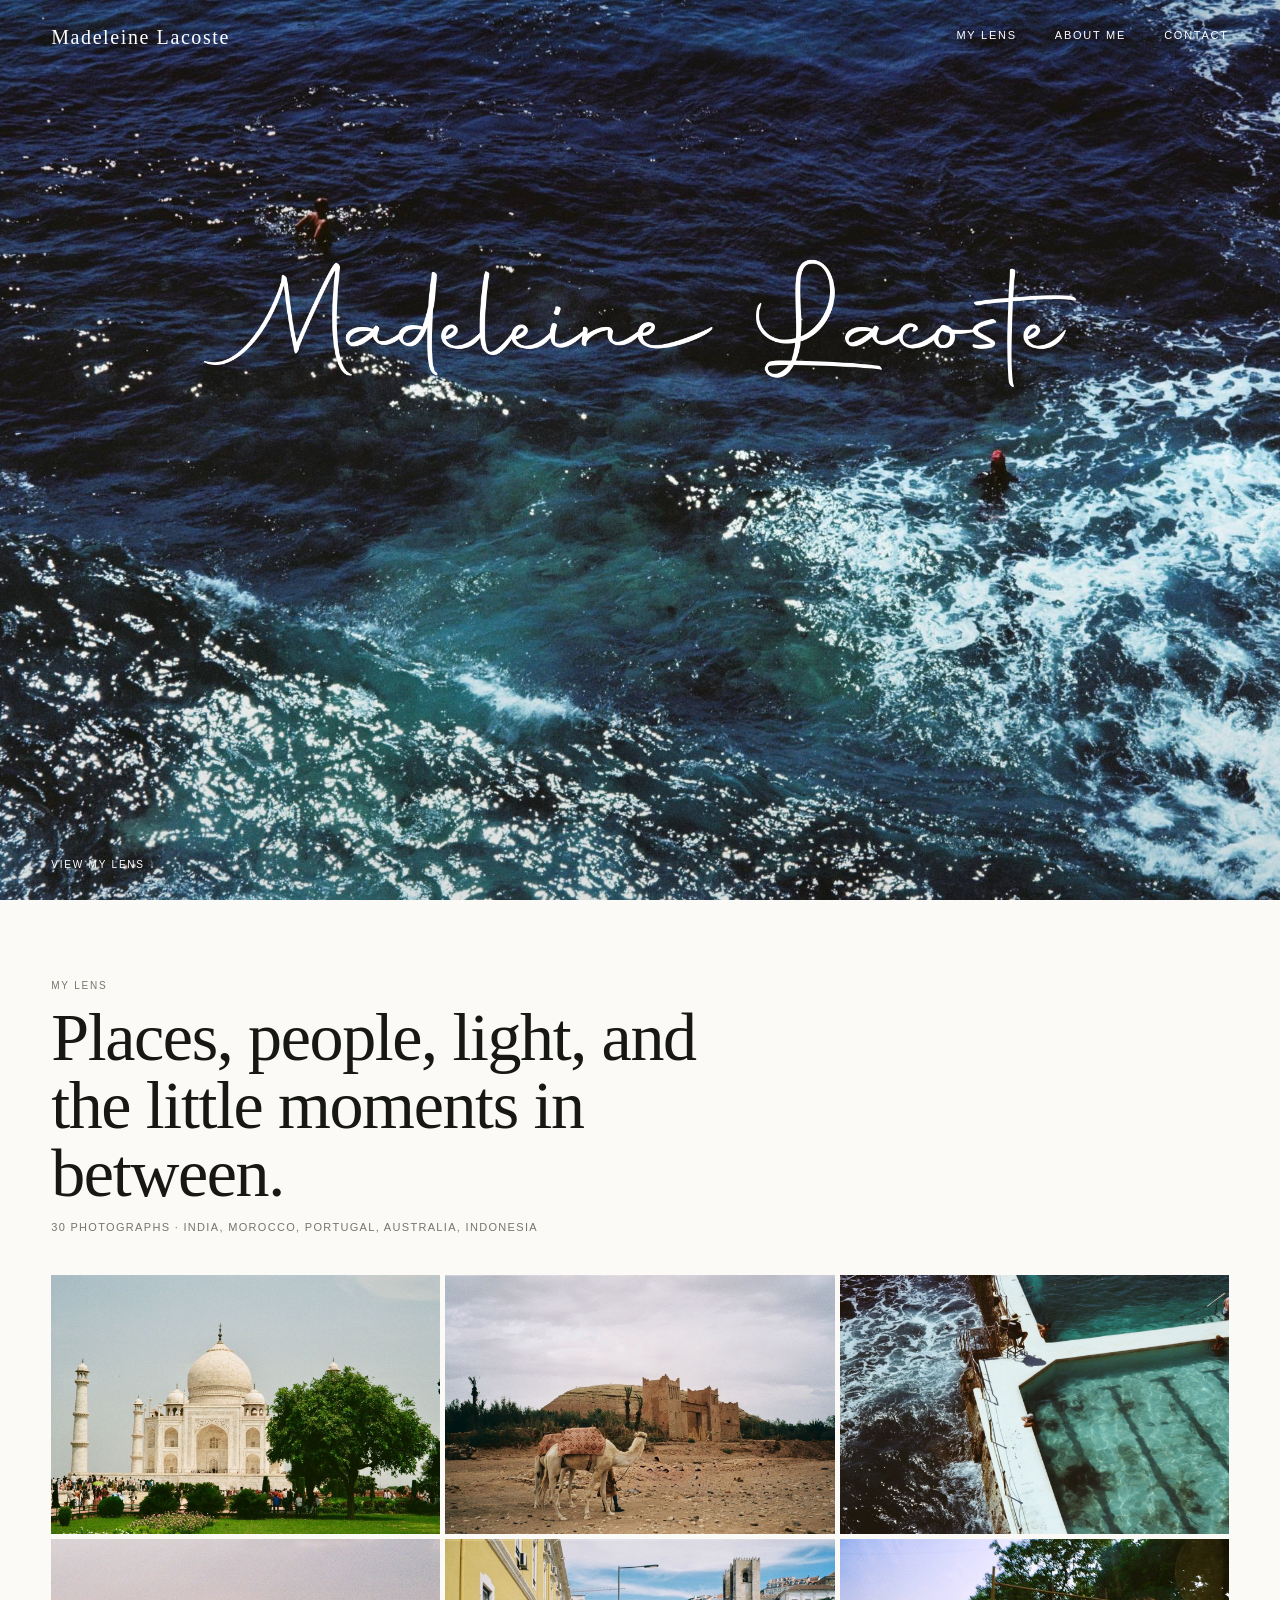
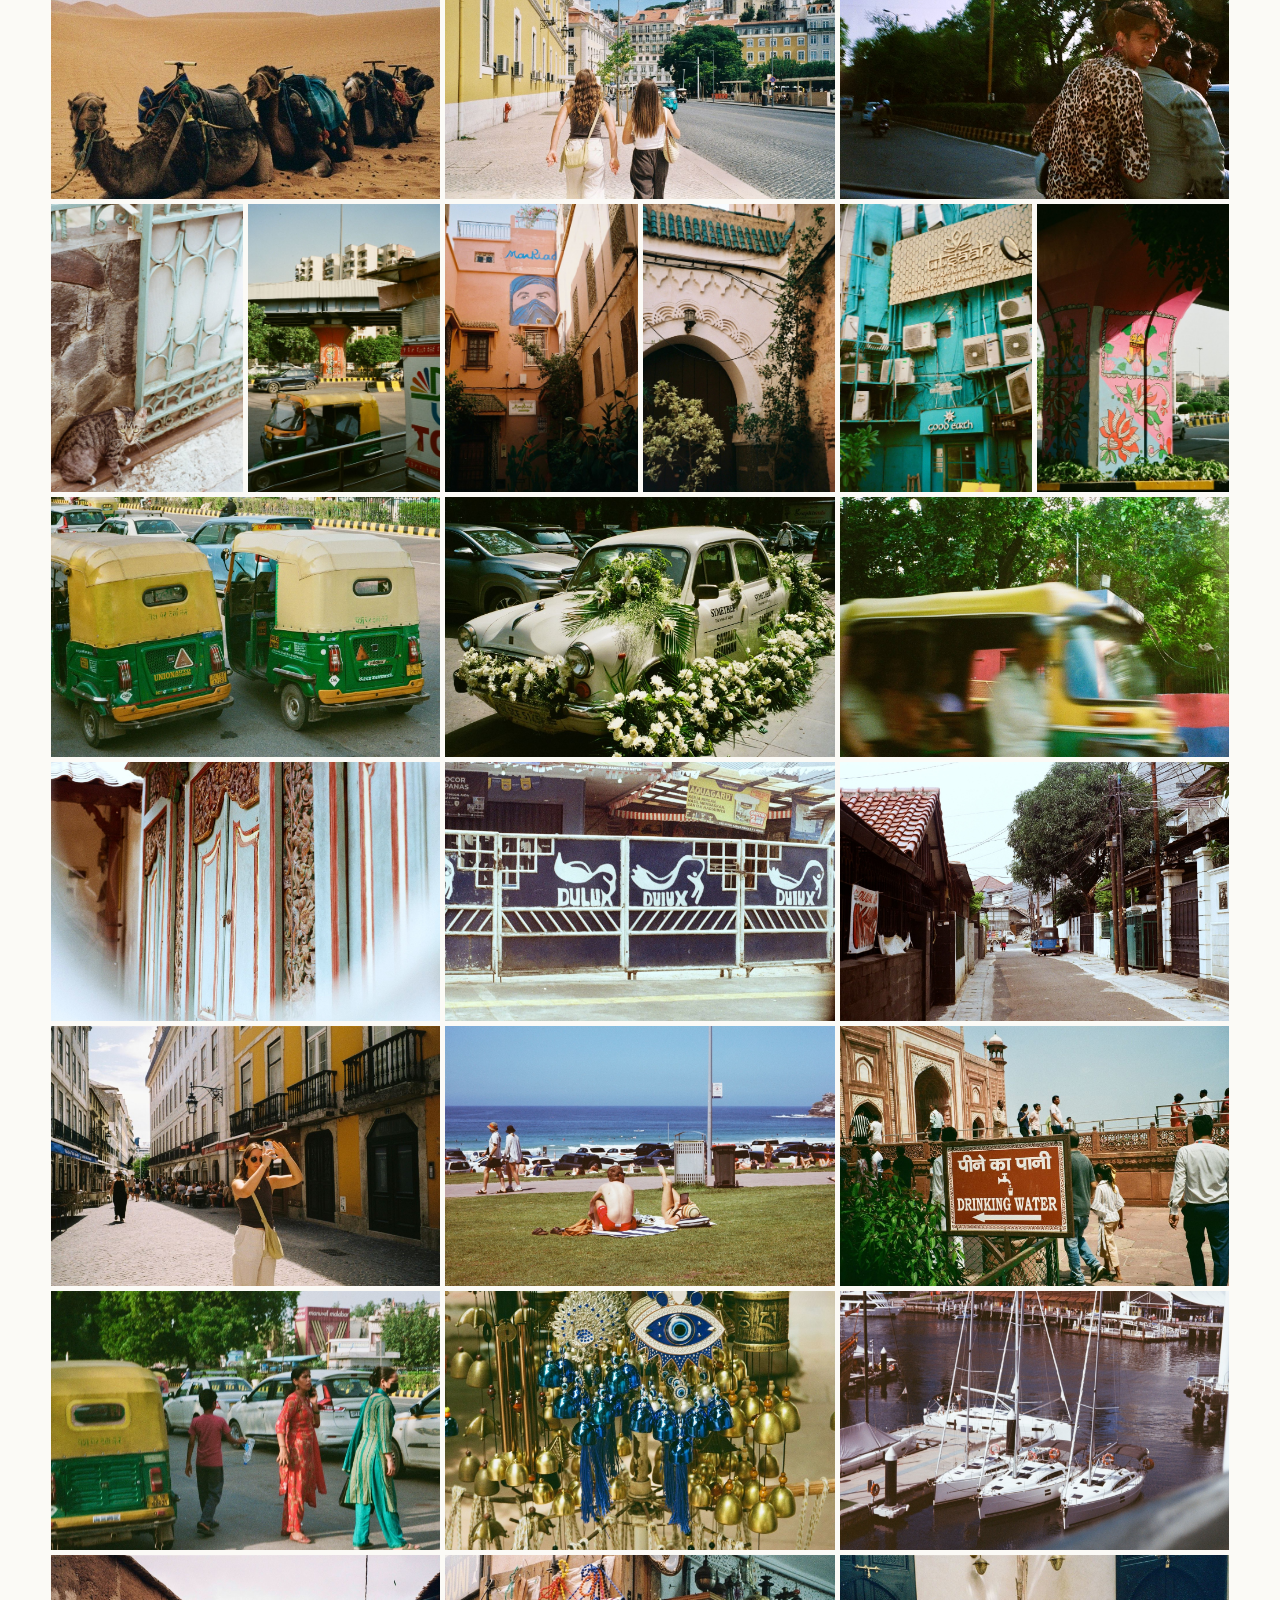
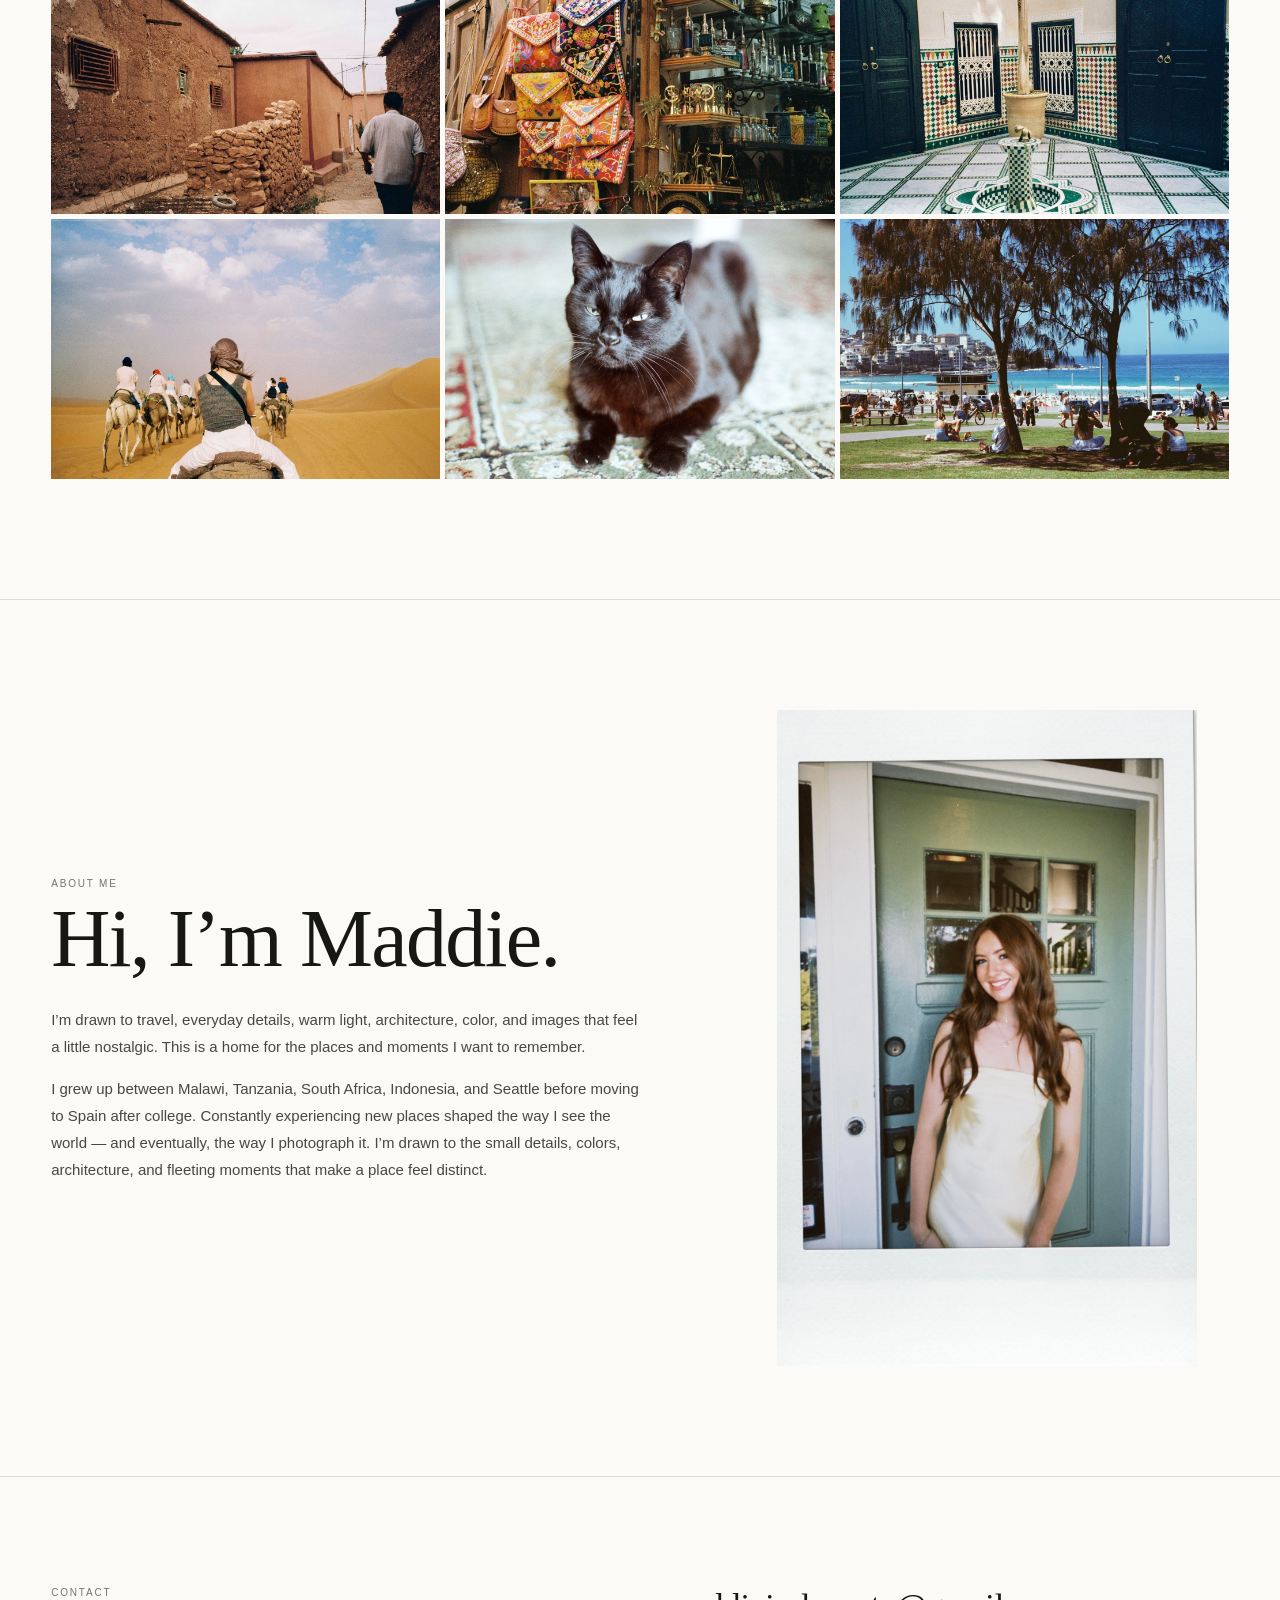
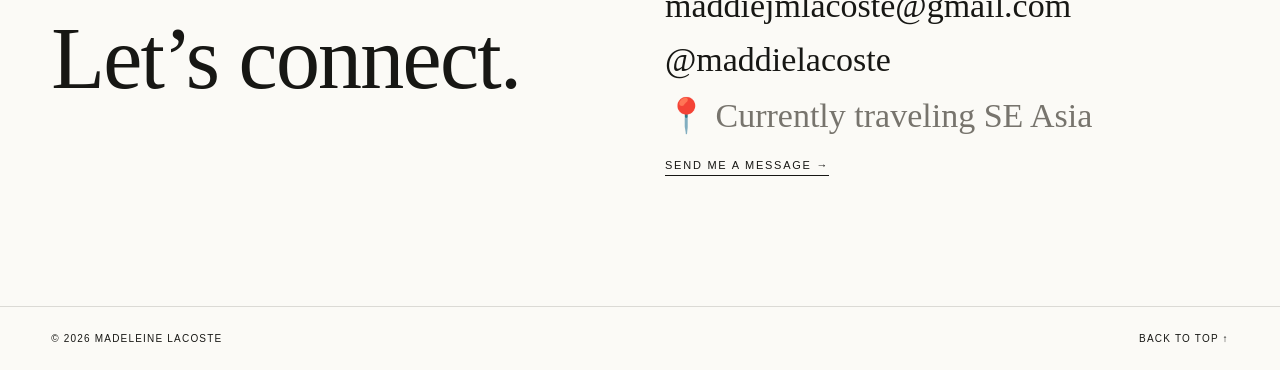
<file: index.html>
<!doctype html><html lang="en"><head><meta charset="utf-8"><meta name="viewport" content="width=device-width,initial-scale=1"><title>Madeleine Lacoste — Photography</title><meta name="description" content="Travel photography by Madeleine Lacoste"><link rel="stylesheet" href="styles.css?v=3">
</head>
<body>

<header class="site-header"><a class="brand" href="#top">Madeleine Lacoste</a><nav class="nav"><a href="#work">My Lens</a><a href="#about">About Me</a><a href="contact.html">Contact</a></nav></header>

<main>
<section id="top" class="hero"><div class="hero-title"><img src="assets/madeleine-lacoste-title.png" alt="Madeleine Lacoste" data-caption=""></div>
<div class="scroll-cue">View my lens ↓</div>
</section>

<section id="work" class="work"><div class="section-intro"><div class="eyebrow">My Lens</div>
<h1>Places, people, light, and the little moments in between.</h1><div class="count">30 photographs · India, Morocco, Portugal, Australia, Indonesia</div>
</div>
<!-- GALLERY START: edit each image alt/data-caption if you want descriptions -->
<div class="gallery"><div class="gallery-row landscape-row"><button class="photo-card" type="button" aria-label="Open photo 1" onclick="openLightbox(this)"><img loading="lazy" src="assets/gallery/photo-23.jpg" alt="Photograph, Agra, India" data-name="Agra, India" data-caption="Agra, India"></button><button class="photo-card" type="button" aria-label="Open photo 2" onclick="openLightbox(this)"><img loading="lazy" src="assets/gallery/photo-15.jpg" alt="Photograph, Morocco" data-name="Morocco" data-caption="Morocco"></button><button class="photo-card" type="button" aria-label="Open photo 3" onclick="openLightbox(this)"><img loading="lazy" src="assets/gallery/photo-69.jpg" alt="Photograph, Bondi, Sydney" data-name="Bondi, Sydney" data-caption="Bondi, Sydney"></button></div>
<div class="gallery-row landscape-row"><button class="photo-card" type="button" aria-label="Open photo 4" onclick="openLightbox(this)"><img loading="lazy" src="assets/gallery/photo-16.jpg" alt="Photograph, Morocco" data-name="Morocco" data-caption="Morocco"></button><button class="photo-card" type="button" aria-label="Open photo 5" onclick="openLightbox(this)"><img loading="lazy" src="assets/gallery/photo-12.jpg" alt="Photograph, Lisbon, Portugal" data-name="Lisbon, Portugal" data-caption="Lisbon, Portugal"></button><button class="photo-card" type="button" aria-label="Open photo 6" onclick="openLightbox(this)"><img loading="lazy" src="assets/gallery/photo-52.jpg?v=2" alt="Photograph, India" data-name="India" data-caption="India"></button></div>
<div class="gallery-row portrait-row"><button class="photo-card" type="button" aria-label="Open photo 7" onclick="openLightbox(this)"><img loading="lazy" src="assets/gallery/photo-67.jpg?v=2" alt="Photograph" data-name="" data-caption=""></button><button class="photo-card" type="button" aria-label="Open photo 8" onclick="openLightbox(this)"><img loading="lazy" src="assets/gallery/photo-45.jpg" alt="Photograph, Delhi, India" data-name="Delhi, India" data-caption="Delhi, India"></button><button class="photo-card" type="button" aria-label="Open photo 9" onclick="openLightbox(this)"><img loading="lazy" src="assets/gallery/photo-30.jpg" alt="Photograph, Morocco" data-name="Morocco" data-caption="Morocco"></button><button class="photo-card" type="button" aria-label="Open photo 10" onclick="openLightbox(this)"><img loading="lazy" src="assets/gallery/photo-75.jpg" alt="Photograph, Morocco" data-name="Morocco" data-caption="Morocco"></button><button class="photo-card" type="button" aria-label="Open photo 11" onclick="openLightbox(this)"><img loading="lazy" src="assets/gallery/photo-46.jpg" alt="Photograph, India" data-name="India" data-caption="India"></button><button class="photo-card" type="button" aria-label="Open photo 12" onclick="openLightbox(this)"><img loading="lazy" src="assets/gallery/photo-58.jpg" alt="Photograph, India" data-name="India" data-caption="India"></button></div>
<div class="gallery-row landscape-row"><button class="photo-card" type="button" aria-label="Open photo 13" onclick="openLightbox(this)"><img loading="lazy" src="assets/gallery/photo-41.jpg" alt="Photograph, Delhi, India" data-name="Delhi, India" data-caption="Delhi, India"></button><button class="photo-card" type="button" aria-label="Open photo 14" onclick="openLightbox(this)"><img loading="lazy" src="assets/gallery/photo-44.jpg" alt="Photograph, India" data-name="India" data-caption="India"></button><button class="photo-card" type="button" aria-label="Open photo 15" onclick="openLightbox(this)"><img loading="lazy" src="assets/gallery/photo-64.jpg" alt="Photograph, India" data-name="India" data-caption="India"></button></div>
<div class="gallery-row landscape-row"><button class="photo-card" type="button" aria-label="Open photo 16" onclick="openLightbox(this)"><img loading="lazy" src="assets/gallery/photo-76.jpg" alt="Photograph, Jakarta, Indonesia" data-name="Jakarta, Indonesia" data-caption="Jakarta, Indonesia"></button><button class="photo-card" type="button" aria-label="Open photo 17" onclick="openLightbox(this)"><img loading="lazy" src="assets/gallery/photo-77.jpg" alt="Photograph, Jakarta, Indonesia" data-name="Jakarta, Indonesia" data-caption="Jakarta, Indonesia"></button><button class="photo-card" type="button" aria-label="Open photo 18" onclick="openLightbox(this)"><img loading="lazy" src="assets/gallery/photo-78.jpg" alt="Photograph, Jakarta, Indonesia" data-name="Jakarta, Indonesia" data-caption="Jakarta, Indonesia"></button></div>
<div class="gallery-row landscape-row"><button class="photo-card" type="button" aria-label="Open photo 19" onclick="openLightbox(this)"><img loading="lazy" src="assets/gallery/photo-14.jpg" alt="Photograph, Lisbon, Portugal" data-name="Lisbon, Portugal" data-caption="Lisbon, Portugal"></button><button class="photo-card" type="button" aria-label="Open photo 20" onclick="openLightbox(this)"><img loading="lazy" src="assets/gallery/photo-70.jpg" alt="Photograph, Bondi, Sydney" data-name="Bondi, Sydney" data-caption="Bondi, Sydney"></button><button class="photo-card" type="button" aria-label="Open photo 21" onclick="openLightbox(this)"><img loading="lazy" src="assets/gallery/photo-22.jpg" alt="Photograph, India" data-name="India" data-caption="India"></button></div>
<div class="gallery-row landscape-row"><button class="photo-card" type="button" aria-label="Open photo 22" onclick="openLightbox(this)"><img loading="lazy" src="assets/gallery/photo-53.jpg" alt="Photograph, India" data-name="India" data-caption="India"></button><button class="photo-card" type="button" aria-label="Open photo 23" onclick="openLightbox(this)"><img loading="lazy" src="assets/gallery/photo-26.jpg" alt="Photograph, India" data-name="India" data-caption="India"></button><button class="photo-card" type="button" aria-label="Open photo 24" onclick="openLightbox(this)"><img loading="lazy" src="assets/gallery/photo-73.jpg" alt="Photograph, Sydney" data-name="Sydney" data-caption="Sydney"></button></div>
<div class="gallery-row landscape-row"><button class="photo-card" type="button" aria-label="Open photo 25" onclick="openLightbox(this)"><img loading="lazy" src="assets/gallery/photo-04.jpg" alt="Photograph, Morocco" data-name="Morocco" data-caption="Morocco"></button><button class="photo-card" type="button" aria-label="Open photo 26" onclick="openLightbox(this)"><img loading="lazy" src="assets/gallery/photo-07.jpg" alt="Photograph" data-name="" data-caption=""></button><button class="photo-card" type="button" aria-label="Open photo 27" onclick="openLightbox(this)"><img loading="lazy" src="assets/gallery/photo-10.jpg" alt="Photograph, Morocco" data-name="Morocco" data-caption="Morocco"></button></div>
<div class="gallery-row landscape-row"><button class="photo-card" type="button" aria-label="Open photo 28" onclick="openLightbox(this)"><img loading="lazy" src="assets/gallery/photo-13.jpg" alt="Photograph" data-name="" data-caption=""></button><button class="photo-card" type="button" aria-label="Open photo 29" onclick="openLightbox(this)"><img loading="lazy" src="assets/gallery/photo-79.jpg" alt="Photograph, Jakarta, Indonesia" data-name="Jakarta, Indonesia" data-caption="Jakarta, Indonesia"></button><button class="photo-card" type="button" aria-label="Open photo 30" onclick="openLightbox(this)"><img loading="lazy" src="assets/gallery/photo-72.jpg" alt="Photograph, Bondi, Sydney" data-name="Bondi, Sydney" data-caption="Bondi, Sydney"></button></div>
</div>
</section>

<!-- EDIT ABOUT-ME TEXT BELOW -->
<section id="about" class="about"><div class="about-copy"><div class="eyebrow">About Me</div>
<h2>Hi, I’m Maddie.</h2><p>I’m drawn to travel, everyday details, warm light, architecture, color, and images that feel a little nostalgic. This is a home for the places and moments I want to remember.</p><p>I grew up between Malawi, Tanzania, South Africa, Indonesia, and Seattle before moving to Spain after college. Constantly experiencing new places shaped the way I see the world — and eventually, the way I photograph it. I’m drawn to the small details, colors, architecture, and fleeting moments that make a place feel distinct.</p></div>
<div class="about-photo"><img src="assets/portrait.jpg" alt="Portrait of Madeleine Lacoste"></div>
</section>

<!-- EDIT CONTACT DETAILS BELOW -->
<section id="contact" class="contact"><div><div class="eyebrow">Contact</div>
<h2>Let’s connect.</h2></div>
<div class="contact-details"><a href="mailto:maddiejmlacoste@gmail.com">maddiejmlacoste@gmail.com</a><a href="https://www.instagram.com/maddielacoste/" target="_blank" rel="noopener">@maddielacoste</a><p>&#128205; Currently traveling SE Asia</p><a class="contact-link" href="contact.html">Send me a message →</a></div>
</section>
</main>

<footer><span>© <span id="year"></span> Madeleine Lacoste</span><a href="#top">Back to top ↑</a></footer>

<div id="lightbox" class="lightbox" onclick="closeLightbox(event)"><button class="lightbox-close" aria-label="Close" onclick="closeLightbox(event,true)">×</button><img id="lightboxImage" alt="Expanded photograph" data-caption=""><div id="lightboxCaption" class="lightbox-caption"></div>
</div>


<script src="script.js"></script>
</body></html>
</file>
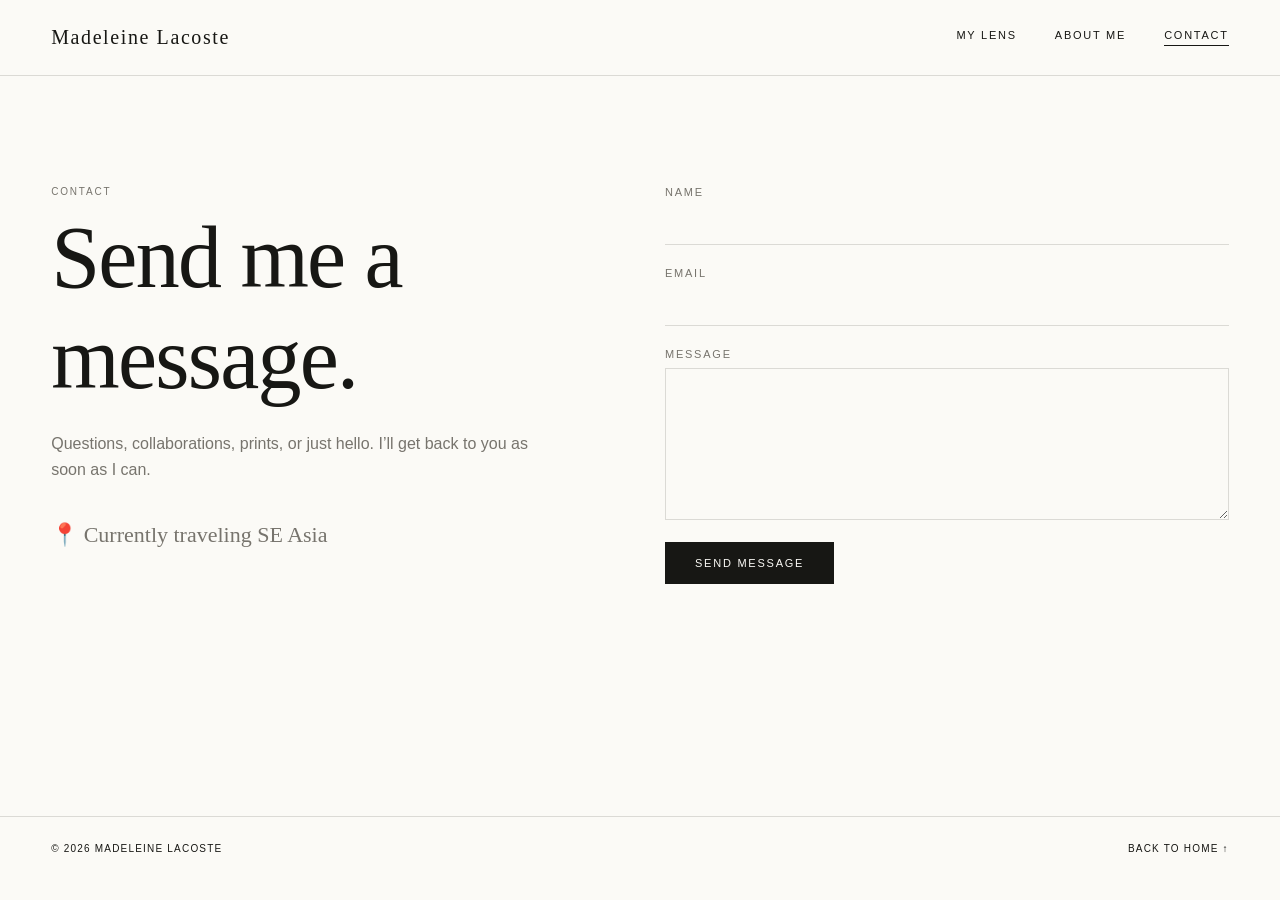
<file: contact.html>
<!doctype html><html lang="en"><head><meta charset="utf-8"><meta name="viewport" content="width=device-width,initial-scale=1"><title>Contact — Madeleine Lacoste</title><meta name="description" content="Get in touch with Madeleine Lacoste"><link rel="stylesheet" href="styles.css?v=3">
</head>
<body>

<header class="site-header solid"><a class="brand" href="index.html#top">Madeleine Lacoste</a><nav class="nav"><a href="index.html#work">My Lens</a><a href="index.html#about">About Me</a><a href="contact.html" aria-current="page">Contact</a></nav></header>

<main>
<!-- CONTACT FORM: messages are forwarded to my inbox by Web3Forms (web3forms.com). The access_key below is public by design. -->
<section class="contact contact-page"><div><div class="eyebrow">Contact</div>
<h2>Send me a message.</h2>
<p class="contact-intro">Questions, collaborations, prints, or just hello. I’ll get back to you as soon as I can.</p>
<div class="contact-details"><p>&#128205; Currently traveling SE Asia</p></div></div>

<div><div id="sent" class="form-sent" hidden>Thank you, your message was sent. I’ll be in touch soon.</div>
<form id="contactForm" class="contact-form" action="https://api.web3forms.com/submit" method="POST">
<input type="hidden" name="access_key" value="65a1e4ca-465b-47b4-bd15-6af3eb4772a2">
<input type="hidden" name="subject" value="New message from your photography site">
<input type="hidden" name="from_name" value="Photography portfolio">
<input type="checkbox" name="botcheck" class="honey" tabindex="-1" autocomplete="off" aria-hidden="true">
<label>Name<input type="text" name="name" autocomplete="name" required></label>
<label>Email<input type="email" name="email" autocomplete="email" required></label>
<label>Message<textarea name="message" rows="7" required></textarea></label>
<button type="submit">Send message</button>
<p id="formError" class="form-error" hidden>Sorry, something went wrong. Please try again in a moment.</p>
</form></div>
</section>
</main>

<footer><span>© <span id="year"></span> Madeleine Lacoste</span><a href="index.html#top">Back to home ↑</a></footer>

<script>
document.getElementById('year').textContent=new Date().getFullYear();
const form=document.getElementById('contactForm');
form.addEventListener('submit',async e=>{
  e.preventDefault();
  const btn=form.querySelector('button'),err=document.getElementById('formError');
  btn.disabled=true;btn.textContent='Sending…';err.hidden=true;
  try{
    const res=await fetch(form.action,{method:'POST',headers:{'Accept':'application/json'},body:new FormData(form)});
    const data=await res.json();
    if(!data.success)throw new Error(data.message);
    form.hidden=true;document.getElementById('sent').hidden=false;
  }catch(_){
    err.hidden=false;btn.disabled=false;btn.textContent='Send message';
  }
});
</script>
</body></html>
</file>
<file: styles.css>
:root {
    --bg: #fbfaf6;
    --ink: #171714;
    --muted: #77746d;
    --line: rgba(23, 23, 20, .14);
    --pad: clamp(18px, 4vw, 58px);
}

* {
    box-sizing: border-box;
}

html {
    scroll-behavior: smooth;
}

body {
    margin: 0;
    background: var(--bg);
    color: var(--ink);
    font-family: Arial, Helvetica, sans-serif;
    font-weight: 300;
}

a {
    color: inherit;
    text-decoration: none;
}

button {
    font: inherit;
}


/* HEADER */

.site-header {
    position: absolute;
    z-index: 20;
    top: 0;
    left: 0;
    width: 100%;
    display: flex;
    align-items: center;
    justify-content: space-between;
    padding: 26px var(--pad);
    color: #fff;
    text-shadow: 0 1px 12px rgba(0, 0, 0, .35);
}

.brand {
    font-family: Georgia, serif;
    font-size: 20px;
    letter-spacing: .08em;
}

.nav {
    display: flex;
    gap: clamp(14px, 3vw, 38px);
    font-size: 11px;
    text-transform: uppercase;
    letter-spacing: .16em;
}

.nav a {
    border-bottom: 1px solid transparent;
    padding-bottom: 4px;
}

.nav a:hover {
    border-color: currentColor;
}


/* HERO */

.hero {
    min-height: max(100svh, 66.75vw);
    position: relative;
    background-image: url("assets/hero-swimmers.jpg");
    background-size: cover;
    background-repeat: no-repeat;
    background-position: center;
    background-color: #111;
    overflow: hidden;
}

.hero:after {
    content: "";
    position: absolute;
    inset: 0;
    background: linear-gradient(
        to bottom,
        rgba(0, 0, 0, .14),
        rgba(0, 0, 0, .01) 50%,
        rgba(0, 0, 0, .12)
    );
}

.hero-title {
    position: absolute;
    z-index: 2;
    left: 50%;
    top: 36%;
    transform: translate(-50%, -50%);
    width: min(72vw, 920px);
}

.hero-title img {
    width: 100%;
    display: block;
    filter: drop-shadow(0 2px 12px rgba(0, 0, 0, .15));
}

.scroll-cue {
    position: absolute;
    z-index: 2;
    left: var(--pad);
    bottom: 30px;
    color: #fff;
    font-size: 10px;
    letter-spacing: .18em;
    text-transform: uppercase;
    text-shadow: 0 1px 8px rgba(0, 0, 0, .6);
}


/* WORK / GALLERY */

.work {
    padding: 80px var(--pad) 120px;
}

.section-intro {
    max-width: 700px;
    margin-bottom: 42px;
}

.eyebrow {
    text-transform: uppercase;
    letter-spacing: .18em;
    font-size: 10px;
    color: var(--muted);
}

.section-intro h1,
.about h2,
.contact h2 {
    font-family: Georgia, serif;
    font-weight: 400;
    letter-spacing: -.02em;
}

.section-intro h1 {
    font-size: clamp(34px, 5.6vw, 68px);
    line-height: 1;
    margin: 12px 0 0;
}

.gallery {
    display: flex;
    flex-direction: column;
    gap: 5px;
}

.gallery-row {
    display: grid;
    gap: 5px;
}

.landscape-row {
    grid-template-columns: repeat(3, minmax(0, 1fr));
}

.portrait-row {
    grid-template-columns: repeat(6, minmax(0, 1fr));
}

.landscape-row.pair {
    grid-template-columns: repeat(2, minmax(0, 1fr));
}

.photo-card {
    border: 0;
    padding: 0;
    background: #e9e5dc;
    overflow: hidden;
    cursor: zoom-in;
    width: 100%;
}

.landscape-row .photo-card {
    aspect-ratio: 3 / 2;
}

.portrait-row .photo-card {
    aspect-ratio: 2 / 3;
}

.photo-card img {
    width: 100%;
    height: 100%;
    display: block;
    object-fit: cover;
    transition: transform .45s ease, filter .35s ease;
}

.photo-card:hover img {
    transform: scale(1.018);
    filter: saturate(1.03);
}


/* ABOUT */

.about {
    border-top: 1px solid var(--line);
    border-bottom: 1px solid var(--line);
    display: grid;
    grid-template-columns: 1.1fr .9fr;
    gap: clamp(40px, 8vw, 120px);
    padding: 110px var(--pad);
    align-items: center;
}

.about-copy {
    max-width: 650px;
}

.about h2 {
    font-size: clamp(44px, 7vw, 82px);
    line-height: .98;
    margin: 10px 0 26px;
}

.about p {
    font-size: 15px;
    line-height: 1.8;
    color: #494741;
}

/* Portrait */

.about-photo {
    width: min(100%, 420px);
    justify-self: center;
}

.about-photo img {
    width: 100%;
    height: auto;
    display: block;
}


/* CONTACT */

.contact {
    padding: 110px var(--pad) 130px;
    display: grid;
    grid-template-columns: 1fr 1fr;
    gap: 50px;
}

.contact h2 {
    font-size: clamp(48px, 7vw, 88px);
    margin: 10px 0 0;
}

.contact-details {
    display: flex;
    flex-direction: column;
    gap: 16px;
    justify-content: end;
    font-family: Georgia, serif;
    font-size: clamp(22px, 3vw, 34px);
}

.contact-details p {
    margin: 0;
    color: var(--muted);
}


/* FOOTER */

footer {
    padding: 26px var(--pad);
    border-top: 1px solid var(--line);
    display: flex;
    justify-content: space-between;
    font-size: 10px;
    text-transform: uppercase;
    letter-spacing: .12em;
}


/* LIGHTBOX */

.lightbox {
    position: fixed;
    z-index: 100;
    inset: 0;
    background: rgba(9, 9, 8, .94);
    display: none;
    align-items: center;
    justify-content: center;
    padding: 4vw;
}

.lightbox.open {
    display: flex;
}

.lightbox img {
    max-width: 92vw;
    max-height: 90vh;
    object-fit: contain;
}

.lightbox-close {
    position: fixed;
    top: 18px;
    right: 25px;
    border: 0;
    background: transparent;
    color: #fff;
    font-size: 38px;
    font-weight: 200;
    cursor: pointer;
}

.lightbox-caption {
    position: fixed;
    left: 24px;
    bottom: 20px;
    color: rgba(255, 255, 255, .75);
    font-size: 10px;
    letter-spacing: .08em;
}

.count {
    margin-top: 14px;
    color: var(--muted);
    font-size: 11px;
    letter-spacing: .12em;
    text-transform: uppercase;
}


/* TABLET */

/* CONTACT PAGE */

.site-header.solid {
    position: static;
    color: var(--ink);
    text-shadow: none;
    border-bottom: 1px solid var(--line);
}

.nav a[aria-current="page"] {
    border-color: currentColor;
}

.contact-page {
    min-height: calc(100svh - 160px);
    align-items: start;
}

.contact-intro {
    color: var(--muted);
    font-size: 16px;
    line-height: 1.6;
    max-width: 30em;
    margin: 22px 0 40px;
}

.contact-page .contact-details {
    font-size: clamp(18px, 2vw, 22px);
}

.contact-form {
    display: flex;
    flex-direction: column;
    gap: 22px;
}

.contact-form label {
    display: flex;
    flex-direction: column;
    gap: 8px;
    font-size: 11px;
    text-transform: uppercase;
    letter-spacing: .16em;
    color: var(--muted);
}

.contact-form input,
.contact-form textarea {
    font: inherit;
    font-size: 16px;
    color: var(--ink);
    background: transparent;
    border: 0;
    border-bottom: 1px solid var(--line);
    padding: 10px 0;
    text-transform: none;
    letter-spacing: normal;
    border-radius: 0;
}

.contact-form textarea {
    resize: vertical;
    border: 1px solid var(--line);
    padding: 12px;
}

.contact-form input:focus,
.contact-form textarea:focus {
    outline: none;
    border-color: var(--ink);
}

.contact-form button {
    align-self: flex-start;
    background: var(--ink);
    color: var(--bg);
    border: 0;
    padding: 15px 30px;
    font-size: 11px;
    text-transform: uppercase;
    letter-spacing: .16em;
    cursor: pointer;
}

.contact-form button:hover {
    opacity: .85;
}

.contact-form .honey {
    display: none;
}

.form-error {
    margin: 0;
    color: #a3352b;
    font-size: 14px;
    line-height: 1.5;
}

.contact-form button:disabled {
    opacity: .5;
    cursor: default;
}

.form-sent {
    font-family: Georgia, serif;
    font-size: clamp(22px, 3vw, 30px);
    line-height: 1.4;
}

.contact-link {
    font-family: Arial, Helvetica, sans-serif;
    font-size: 11px;
    text-transform: uppercase;
    letter-spacing: .16em;
    border-bottom: 1px solid currentColor;
    align-self: flex-start;
    padding-bottom: 4px;
    margin-top: 8px;
}


@media (max-width: 950px) {

    .landscape-row {
        grid-template-columns: repeat(3, 1fr);
    }

    .portrait-row {
        grid-template-columns: repeat(3, 1fr);
    }

    .about {
        grid-template-columns: 1fr;
    }

    .about-photo {
        width: min(100%, 420px);
    }
}


/* MOBILE */

@media (max-width: 620px) {

    .site-header {
        padding-top: 20px;
    }

    .brand {
        font-size: 17px;
    }

    .nav {
        gap: 12px;
        font-size: 9px;
    }

    .hero {
        min-height: 82svh;
        background-position: 78% center;
    }

    .hero-title {
        width: 88vw;
    }

    .work {
        padding-top: 60px;
    }

    .gallery {
        gap: 3px;
    }

    .gallery-row {
        gap: 3px;
    }

    .landscape-row {
        grid-template-columns: 1fr;
    }

    .landscape-row.pair {
        grid-template-columns: 1fr;
    }

    .portrait-row {
        grid-template-columns: 1fr 1fr;
    }

    .contact {
        grid-template-columns: 1fr;
    }

    .about {
        padding-top: 80px;
        padding-bottom: 80px;
    }

    .about-photo {
        width: min(100%, 360px);
    }
}
</file>
